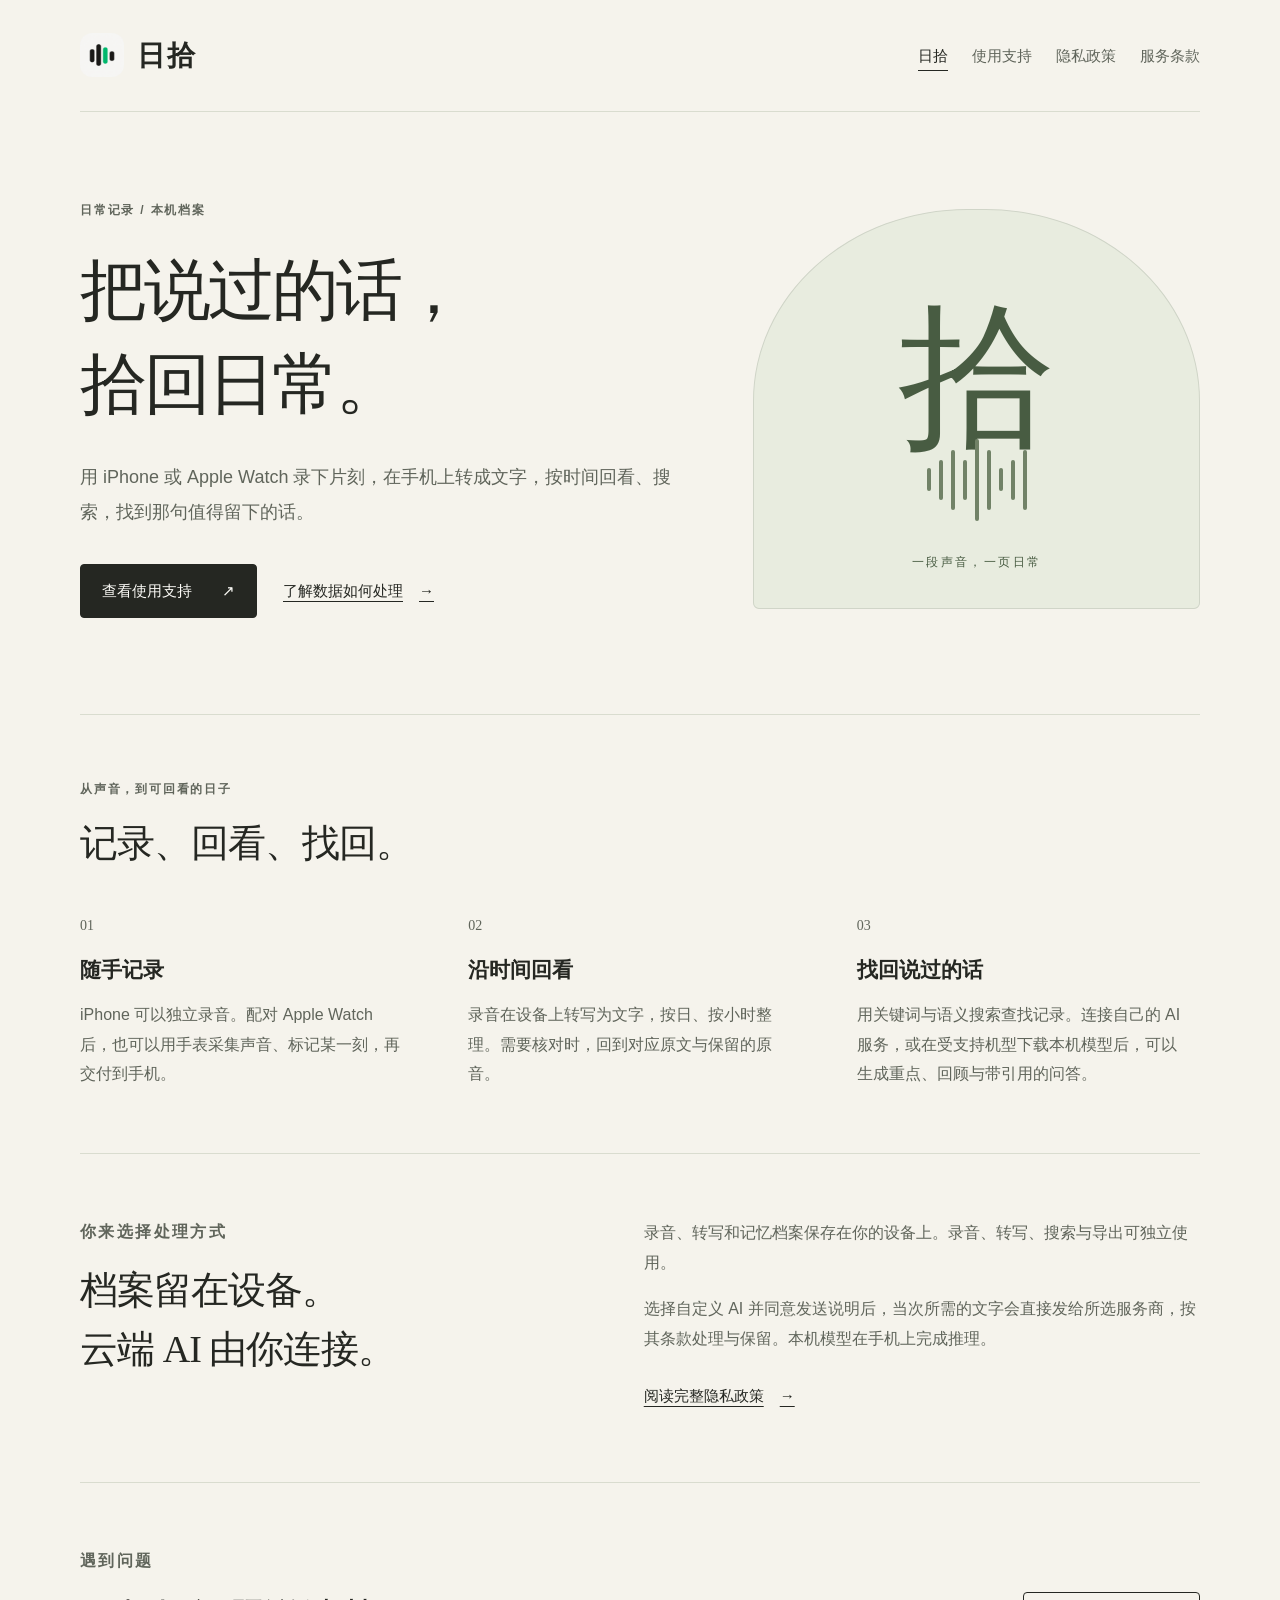
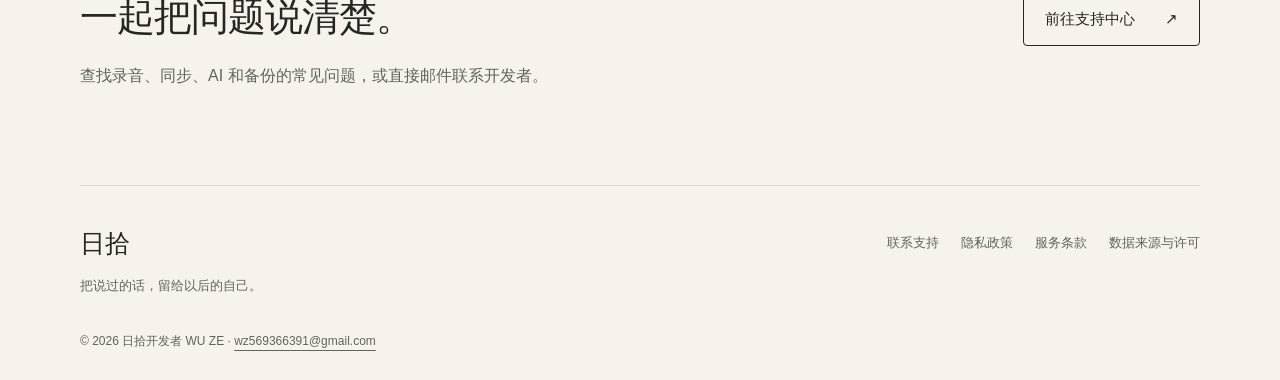
<file: index.html>
<!doctype html>
<html lang="zh-Hans">
<head>
  <meta charset="utf-8">
  <meta name="viewport" content="width=device-width, initial-scale=1">
  <meta name="color-scheme" content="light">
  <meta name="description" content="日拾使用支持与隐私政策。用 iPhone 或可选 Apple Watch 记录声音，在手机上转写、回看与搜索。">
  <meta name="theme-color" content="#f5f3ec">
  <title>日常声音与记忆 · 日拾</title>
  <link rel="canonical" href="https://edward-ng-duke.github.io/riji-support/">
  <link rel="icon" href="AppIcon.png" type="image/png">
  <link rel="apple-touch-icon" href="AppIcon.png">
  <link rel="stylesheet" href="styles.css">
</head>
<body>
  <a class="skip-link" href="#main">跳到正文</a>
  <header class="site-header wrap">
    <a class="brand" href="index.html" aria-label="日拾首页"><img src="AppIcon.png" width="44" height="44" alt=""><span>日拾</span></a>
    <nav aria-label="主导航"><a href="index.html" aria-current="page">日拾</a><a href="support.html">使用支持</a><a href="privacy.html">隐私政策</a><a href="terms.html">服务条款</a></nav>
  </header>
  <main id="main" class="wrap" tabindex="-1">
    <section class="hero">
      <div class="hero-copy">
        <p class="eyebrow">日常记录 / 本机档案</p>
        <h1>把说过的话，<br>拾回日常。</h1>
        <p class="lead">用 iPhone 或 Apple Watch 录下片刻，在手机上转成文字，按时间回看、搜索，找到那句值得留下的话。</p>
        <div class="actions"><a class="button" href="support.html">查看使用支持 <span aria-hidden="true">↗</span></a><a class="text-link" href="privacy.html">了解数据如何处理 <span aria-hidden="true">→</span></a></div>
      </div>
      <div class="hero-mark" aria-hidden="true"><span class="mark-word">拾</span><div class="sound-bars"><i></i><i></i><i></i><i></i><i></i><i></i><i></i><i></i><i></i></div><span class="mark-note">一段声音，一页日常</span></div>
    </section>
    <section class="section" aria-labelledby="daily-title">
      <div class="section-heading"><p class="eyebrow">从声音，到可回看的日子</p><h2 id="daily-title">记录、回看、找回。</h2></div>
      <div class="feature-grid">
        <article><span class="number">01</span><h3>随手记录</h3><p>iPhone 可以独立录音。配对 Apple Watch 后，也可以用手表采集声音、标记某一刻，再交付到手机。</p></article>
        <article><span class="number">02</span><h3>沿时间回看</h3><p>录音在设备上转写为文字，按日、按小时整理。需要核对时，回到对应原文与保留的原音。</p></article>
        <article><span class="number">03</span><h3>找回说过的话</h3><p>用关键词与语义搜索查找记录。连接自己的 AI 服务，或在受支持机型下载本机模型后，可以生成重点、回顾与带引用的问答。</p></article>
      </div>
    </section>
    <section class="privacy-panel section" aria-labelledby="boundary-title">
      <div><p class="eyebrow">你来选择处理方式</p><h2 id="boundary-title">档案留在设备。<br>云端 AI 由你连接。</h2></div>
      <div><p>录音、转写和记忆档案保存在你的设备上。录音、转写、搜索与导出可独立使用。</p><p>选择自定义 AI 并同意发送说明后，当次所需的文字会直接发给所选服务商，按其条款处理与保留。本机模型在手机上完成推理。</p><a class="text-link" href="privacy.html">阅读完整隐私政策 <span aria-hidden="true">→</span></a></div>
    </section>
    <section class="support-strip section" aria-labelledby="contact-title"><div><p class="eyebrow">遇到问题</p><h2 id="contact-title">一起把问题说清楚。</h2><p>查找录音、同步、AI 和备份的常见问题，或直接邮件联系开发者。</p></div><a class="button button-outline" href="support.html">前往支持中心 <span aria-hidden="true">↗</span></a></section>
  </main>
  <footer class="site-footer wrap">
    <div><span class="footer-brand">日拾</span><p>把说过的话，留给以后的自己。</p></div>
    <div class="footer-links"><a href="support.html">联系支持</a><a href="privacy.html">隐私政策</a><a href="terms.html">服务条款</a><a href="data/">数据来源与许可</a></div>
    <p class="copyright">© 2026 日拾开发者 WU ZE · <a href="mailto:wz569366391@gmail.com">wz569366391@gmail.com</a></p>
  </footer>
</body>
</html>
</file>
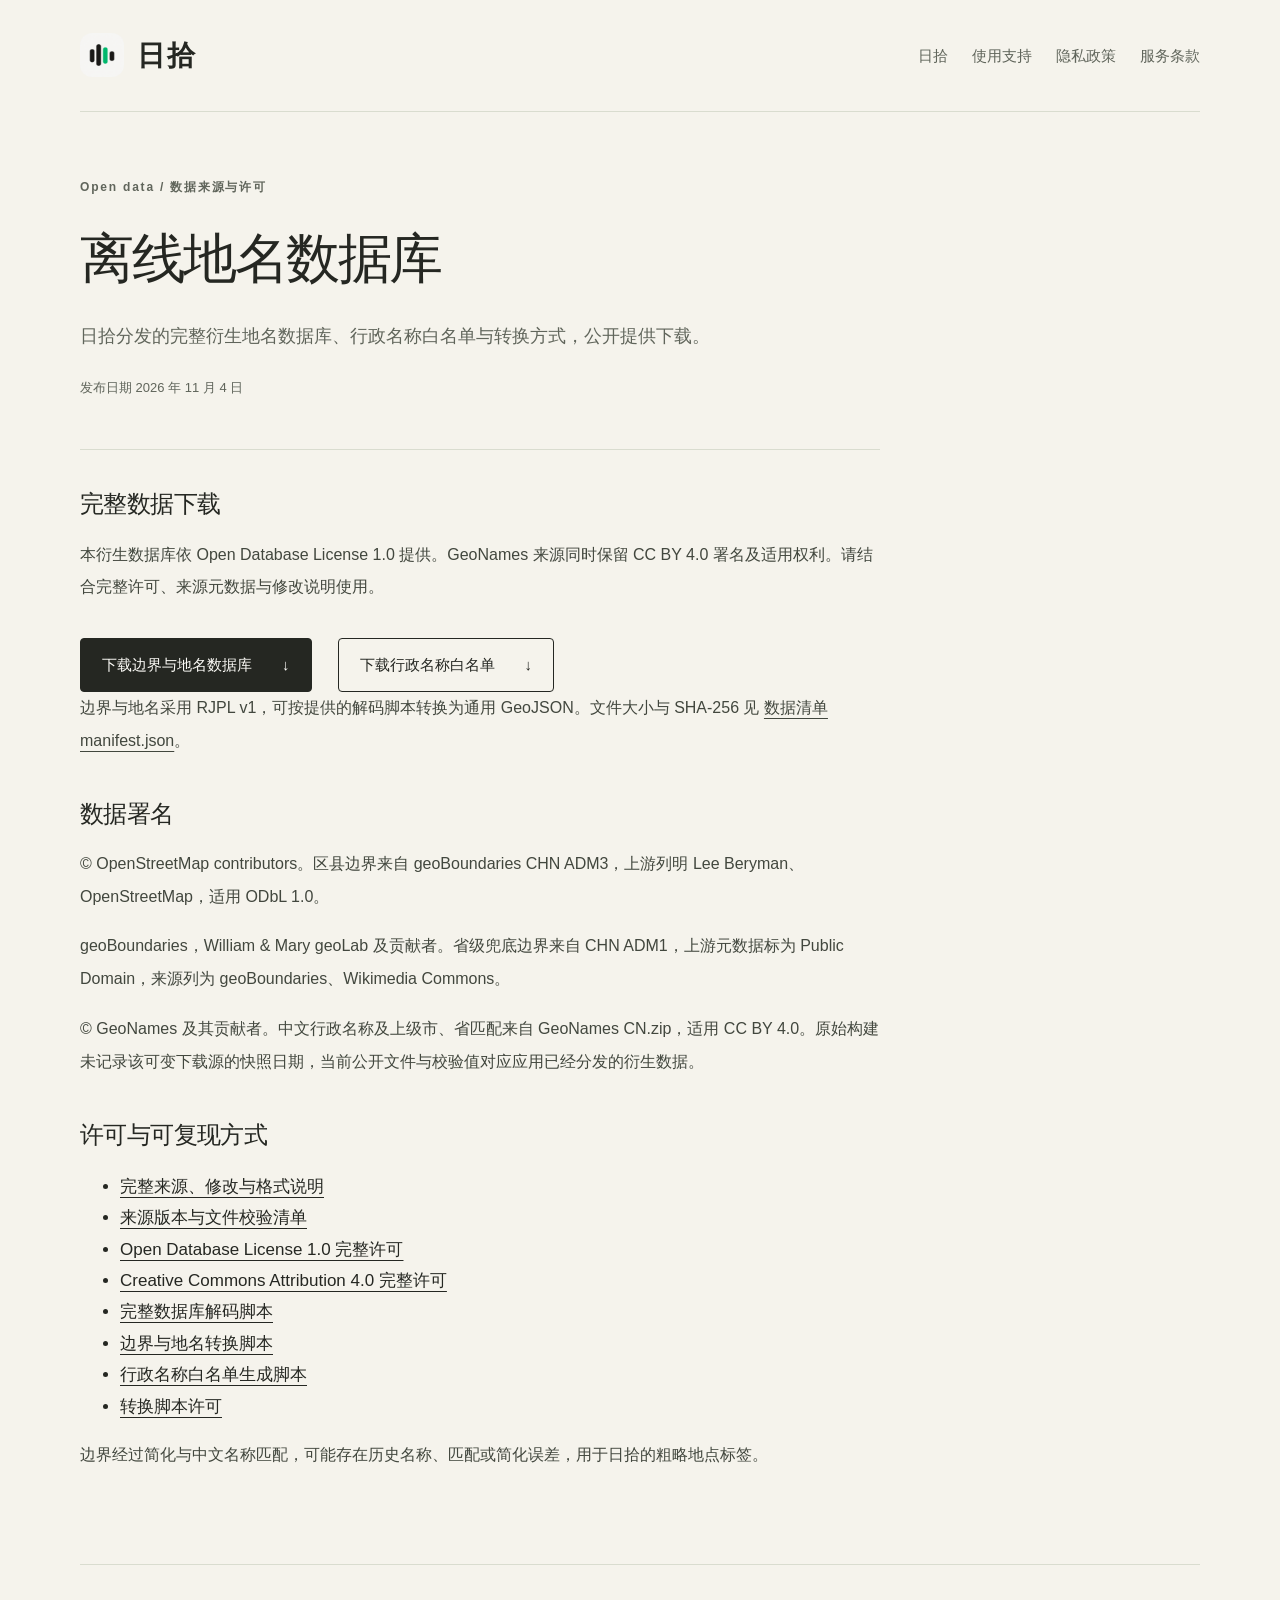
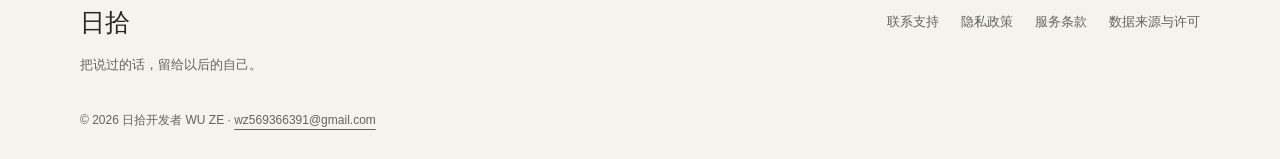
<file: data/index.html>
<!doctype html>
<html lang="zh-Hans">
<head>
  <meta charset="utf-8">
  <meta name="viewport" content="width=device-width, initial-scale=1">
  <meta name="color-scheme" content="light">
  <meta name="description" content="日拾完整离线地名衍生数据库、行政名称白名单、来源、许可与转换脚本。">
  <meta name="theme-color" content="#f5f3ec">
  <title>数据来源与许可 · 日拾</title>
  <link rel="canonical" href="https://edward-ng-duke.github.io/riji-support/data/">
  <link rel="icon" href="../AppIcon.png" type="image/png">
  <link rel="apple-touch-icon" href="../AppIcon.png">
  <link rel="stylesheet" href="../styles.css">
</head>
<body>
  <a class="skip-link" href="#main">跳到正文</a>
  <header class="site-header wrap">
    <a class="brand" href="../index.html" aria-label="日拾首页"><img src="../AppIcon.png" width="44" height="44" alt=""><span>日拾</span></a>
    <nav aria-label="主导航"><a href="../index.html">日拾</a><a href="../support.html">使用支持</a><a href="../privacy.html">隐私政策</a><a href="../terms.html">服务条款</a></nav>
  </header>
  <main id="main" class="wrap" tabindex="-1">
    <header class="page-intro"><p class="eyebrow">Open data / 数据来源与许可</p><h1>离线地名数据库</h1><p class="lead">日拾分发的完整衍生地名数据库、行政名称白名单与转换方式，公开提供下载。</p><p class="date">发布日期 2026 年 11 月 4 日</p></header>
    <article class="prose narrow">
      <section><h2>完整数据下载</h2><p>本衍生数据库依 Open Database License 1.0 提供。GeoNames 来源同时保留 CC BY 4.0 署名及适用权利。请结合完整许可、来源元数据与修改说明使用。</p><div class="actions"><a class="button" href="places-cn.bin" download>下载边界与地名数据库 <span aria-hidden="true">↓</span></a><a class="button button-outline" href="administrative-places.json" download>下载行政名称白名单 <span aria-hidden="true">↓</span></a></div><p>边界与地名采用 RJPL v1，可按提供的解码脚本转换为通用 GeoJSON。文件大小与 SHA-256 见 <a href="manifest.json">数据清单 manifest.json</a>。</p></section>
      <section><h2>数据署名</h2><p>© OpenStreetMap contributors。区县边界来自 geoBoundaries CHN ADM3，上游列明 Lee Beryman、OpenStreetMap，适用 ODbL 1.0。</p><p>geoBoundaries，William &amp; Mary geoLab 及贡献者。省级兜底边界来自 CHN ADM1，上游元数据标为 Public Domain，来源列为 geoBoundaries、Wikimedia Commons。</p><p>© GeoNames 及其贡献者。中文行政名称及上级市、省匹配来自 GeoNames CN.zip，适用 CC BY 4.0。原始构建未记录该可变下载源的快照日期，当前公开文件与校验值对应应用已经分发的衍生数据。</p></section>
      <section><h2>许可与可复现方式</h2><ul><li><a href="README.md">完整来源、修改与格式说明</a></li><li><a href="manifest.json">来源版本与文件校验清单</a></li><li><a href="licenses/ODbL-1.0.html">Open Database License 1.0 完整许可</a></li><li><a href="licenses/CC-BY-4.0.txt">Creative Commons Attribution 4.0 完整许可</a></li><li><a href="scripts/decode_places.py" download>完整数据库解码脚本</a></li><li><a href="scripts/build_places.py" download>边界与地名转换脚本</a></li><li><a href="scripts/build_ai_place_names.py" download>行政名称白名单生成脚本</a></li><li><a href="scripts/LICENSE">转换脚本许可</a></li></ul><p>边界经过简化与中文名称匹配，可能存在历史名称、匹配或简化误差，用于日拾的粗略地点标签。</p></section>
    </article>
  </main>
  <footer class="site-footer wrap">
    <div><span class="footer-brand">日拾</span><p>把说过的话，留给以后的自己。</p></div>
    <div class="footer-links"><a href="../support.html">联系支持</a><a href="../privacy.html">隐私政策</a><a href="../terms.html">服务条款</a><a href="./" aria-current="page">数据来源与许可</a></div>
    <p class="copyright">© 2026 日拾开发者 WU ZE · <a href="mailto:wz569366391@gmail.com">wz569366391@gmail.com</a></p>
  </footer>
</body>
</html>
</file>
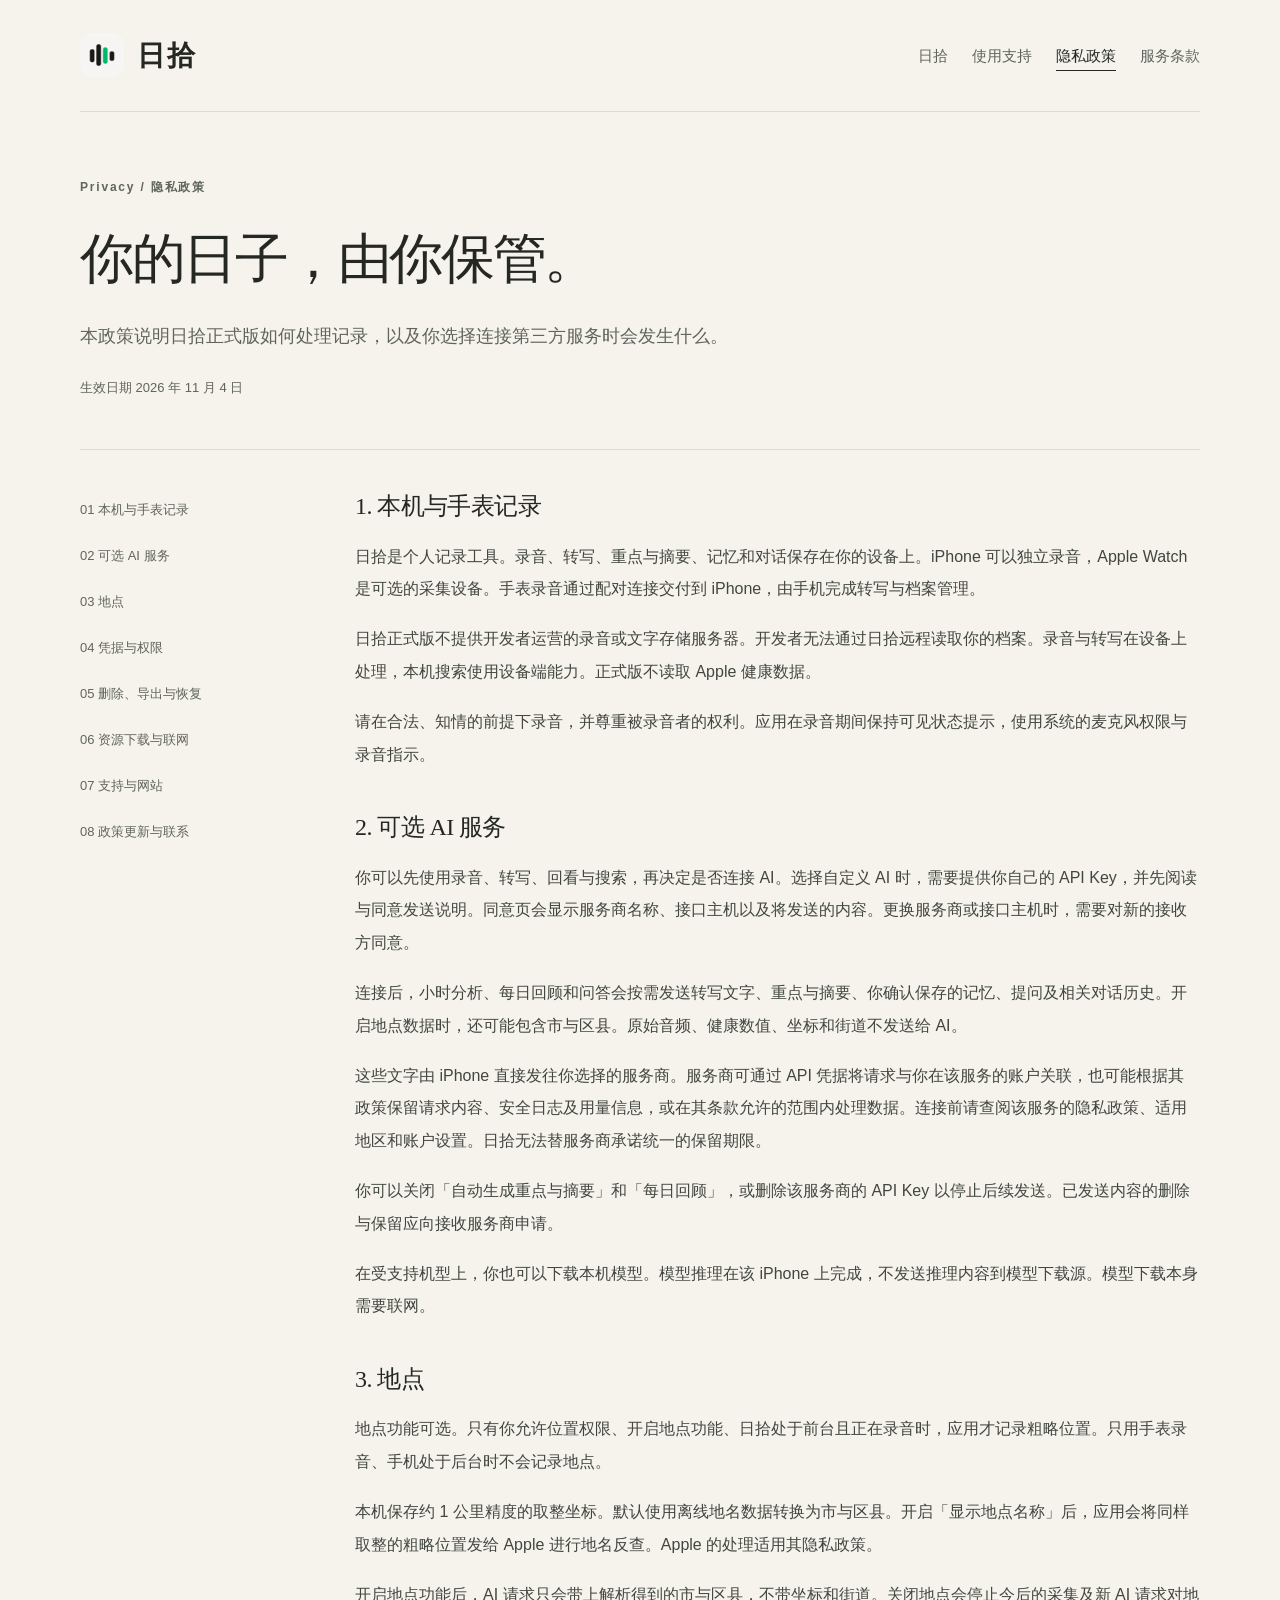
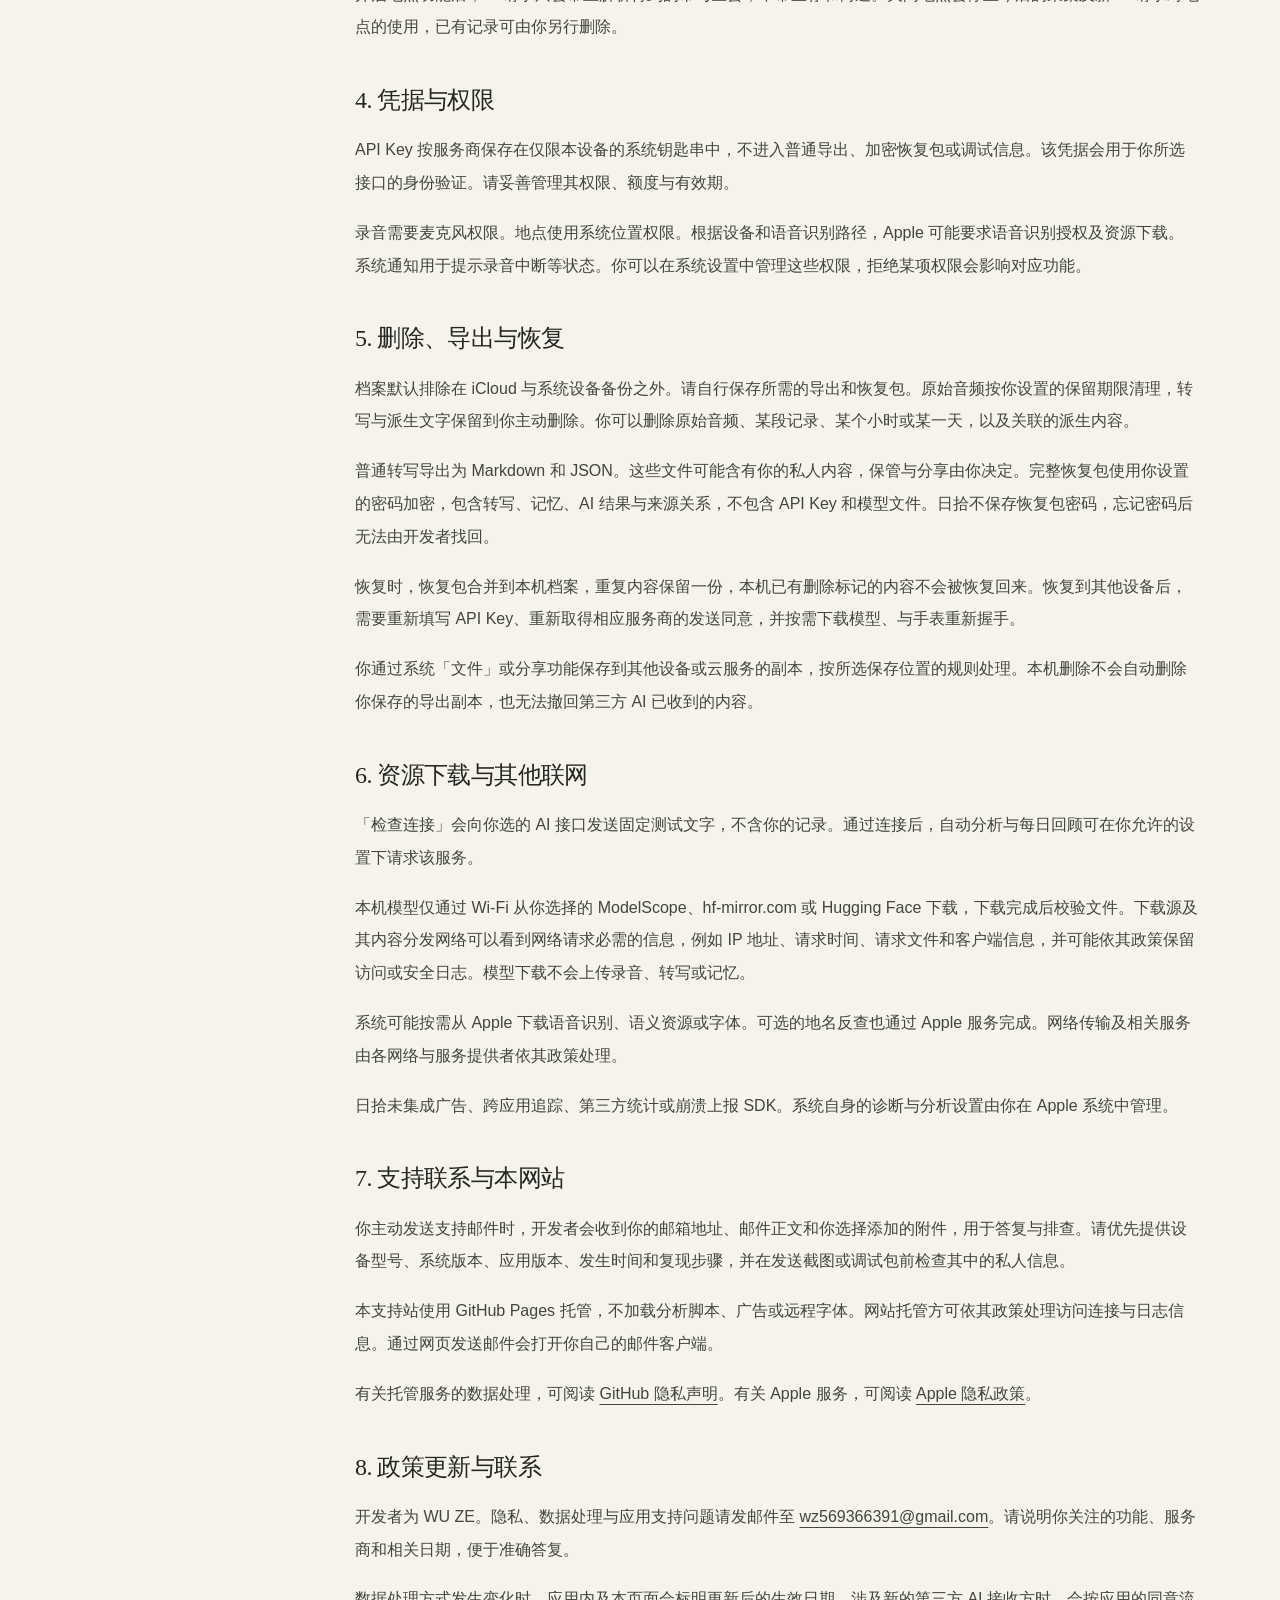
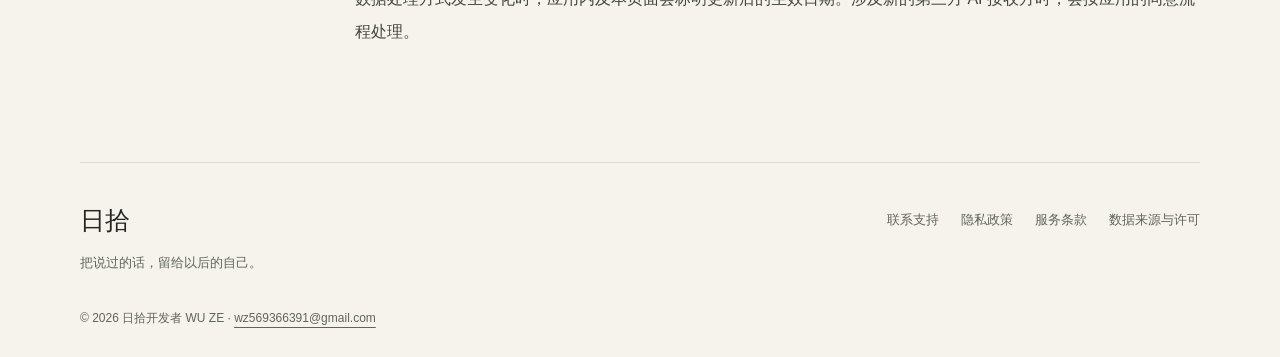
<file: privacy.html>
<!doctype html>
<html lang="zh-Hans">
<head>
  <meta charset="utf-8">
  <meta name="viewport" content="width=device-width, initial-scale=1">
  <meta name="color-scheme" content="light">
  <meta name="description" content="了解日拾的设备端记录、可选第三方 AI、地点、凭据、删除、备份与资源下载。">
  <meta name="theme-color" content="#f5f3ec">
  <title>隐私政策 · 日拾</title>
  <link rel="canonical" href="https://edward-ng-duke.github.io/riji-support/privacy.html">
  <link rel="icon" href="AppIcon.png" type="image/png">
  <link rel="apple-touch-icon" href="AppIcon.png">
  <link rel="stylesheet" href="styles.css">
</head>
<body>
  <a class="skip-link" href="#main">跳到正文</a>
  <header class="site-header wrap">
    <a class="brand" href="index.html" aria-label="日拾首页"><img src="AppIcon.png" width="44" height="44" alt=""><span>日拾</span></a>
    <nav aria-label="主导航"><a href="index.html">日拾</a><a href="support.html">使用支持</a><a href="privacy.html" aria-current="page">隐私政策</a><a href="terms.html">服务条款</a></nav>
  </header>
  <main id="main" class="wrap" tabindex="-1">
    <header class="page-intro"><p class="eyebrow">Privacy / 隐私政策</p><h1>你的日子，由你保管。</h1><p class="lead">本政策说明日拾正式版如何处理记录，以及你选择连接第三方服务时会发生什么。</p><p class="date">生效日期 2026 年 11 月 4 日</p></header>
    <div class="document-layout">
      <nav class="toc" aria-label="隐私政策目录"><a href="#local">01 本机与手表记录</a><a href="#ai">02 可选 AI 服务</a><a href="#location">03 地点</a><a href="#credentials">04 凭据与权限</a><a href="#deletion">05 删除、导出与恢复</a><a href="#network">06 资源下载与联网</a><a href="#support">07 支持与网站</a><a href="#updates">08 政策更新与联系</a></nav>
      <article class="prose">
        <section id="local"><h2>1. 本机与手表记录</h2><p>日拾是个人记录工具。录音、转写、重点与摘要、记忆和对话保存在你的设备上。iPhone 可以独立录音，Apple Watch 是可选的采集设备。手表录音通过配对连接交付到 iPhone，由手机完成转写与档案管理。</p><p>日拾正式版不提供开发者运营的录音或文字存储服务器。开发者无法通过日拾远程读取你的档案。录音与转写在设备上处理，本机搜索使用设备端能力。正式版不读取 Apple 健康数据。</p><p>请在合法、知情的前提下录音，并尊重被录音者的权利。应用在录音期间保持可见状态提示，使用系统的麦克风权限与录音指示。</p></section>
        <section id="ai"><h2>2. 可选 AI 服务</h2><p>你可以先使用录音、转写、回看与搜索，再决定是否连接 AI。选择自定义 AI 时，需要提供你自己的 API Key，并先阅读与同意发送说明。同意页会显示服务商名称、接口主机以及将发送的内容。更换服务商或接口主机时，需要对新的接收方同意。</p><p>连接后，小时分析、每日回顾和问答会按需发送转写文字、重点与摘要、你确认保存的记忆、提问及相关对话历史。开启地点数据时，还可能包含市与区县。原始音频、健康数值、坐标和街道不发送给 AI。</p><p>这些文字由 iPhone 直接发往你选择的服务商。服务商可通过 API 凭据将请求与你在该服务的账户关联，也可能根据其政策保留请求内容、安全日志及用量信息，或在其条款允许的范围内处理数据。连接前请查阅该服务的隐私政策、适用地区和账户设置。日拾无法替服务商承诺统一的保留期限。</p><p>你可以关闭「自动生成重点与摘要」和「每日回顾」，或删除该服务商的 API Key 以停止后续发送。已发送内容的删除与保留应向接收服务商申请。</p><p>在受支持机型上，你也可以下载本机模型。模型推理在该 iPhone 上完成，不发送推理内容到模型下载源。模型下载本身需要联网。</p></section>
        <section id="location"><h2>3. 地点</h2><p>地点功能可选。只有你允许位置权限、开启地点功能、日拾处于前台且正在录音时，应用才记录粗略位置。只用手表录音、手机处于后台时不会记录地点。</p><p>本机保存约 1 公里精度的取整坐标。默认使用离线地名数据转换为市与区县。开启「显示地点名称」后，应用会将同样取整的粗略位置发给 Apple 进行地名反查。Apple 的处理适用其隐私政策。</p><p>开启地点功能后，AI 请求只会带上解析得到的市与区县，不带坐标和街道。关闭地点会停止今后的采集及新 AI 请求对地点的使用，已有记录可由你另行删除。</p></section>
        <section id="credentials"><h2>4. 凭据与权限</h2><p>API Key 按服务商保存在仅限本设备的系统钥匙串中，不进入普通导出、加密恢复包或调试信息。该凭据会用于你所选接口的身份验证。请妥善管理其权限、额度与有效期。</p><p>录音需要麦克风权限。地点使用系统位置权限。根据设备和语音识别路径，Apple 可能要求语音识别授权及资源下载。系统通知用于提示录音中断等状态。你可以在系统设置中管理这些权限，拒绝某项权限会影响对应功能。</p></section>
        <section id="deletion"><h2>5. 删除、导出与恢复</h2><p>档案默认排除在 iCloud 与系统设备备份之外。请自行保存所需的导出和恢复包。原始音频按你设置的保留期限清理，转写与派生文字保留到你主动删除。你可以删除原始音频、某段记录、某个小时或某一天，以及关联的派生内容。</p><p>普通转写导出为 Markdown 和 JSON。这些文件可能含有你的私人内容，保管与分享由你决定。完整恢复包使用你设置的密码加密，包含转写、记忆、AI 结果与来源关系，不包含 API Key 和模型文件。日拾不保存恢复包密码，忘记密码后无法由开发者找回。</p><p>恢复时，恢复包合并到本机档案，重复内容保留一份，本机已有删除标记的内容不会被恢复回来。恢复到其他设备后，需要重新填写 API Key、重新取得相应服务商的发送同意，并按需下载模型、与手表重新握手。</p><p>你通过系统「文件」或分享功能保存到其他设备或云服务的副本，按所选保存位置的规则处理。本机删除不会自动删除你保存的导出副本，也无法撤回第三方 AI 已收到的内容。</p></section>
        <section id="network"><h2>6. 资源下载与其他联网</h2><p>「检查连接」会向你选的 AI 接口发送固定测试文字，不含你的记录。通过连接后，自动分析与每日回顾可在你允许的设置下请求该服务。</p><p>本机模型仅通过 Wi-Fi 从你选择的 ModelScope、hf-mirror.com 或 Hugging Face 下载，下载完成后校验文件。下载源及其内容分发网络可以看到网络请求必需的信息，例如 IP 地址、请求时间、请求文件和客户端信息，并可能依其政策保留访问或安全日志。模型下载不会上传录音、转写或记忆。</p><p>系统可能按需从 Apple 下载语音识别、语义资源或字体。可选的地名反查也通过 Apple 服务完成。网络传输及相关服务由各网络与服务提供者依其政策处理。</p><p>日拾未集成广告、跨应用追踪、第三方统计或崩溃上报 SDK。系统自身的诊断与分析设置由你在 Apple 系统中管理。</p></section>
        <section id="support"><h2>7. 支持联系与本网站</h2><p>你主动发送支持邮件时，开发者会收到你的邮箱地址、邮件正文和你选择添加的附件，用于答复与排查。请优先提供设备型号、系统版本、应用版本、发生时间和复现步骤，并在发送截图或调试包前检查其中的私人信息。</p><p>本支持站使用 GitHub Pages 托管，不加载分析脚本、广告或远程字体。网站托管方可依其政策处理访问连接与日志信息。通过网页发送邮件会打开你自己的邮件客户端。</p><p>有关托管服务的数据处理，可阅读 <a href="https://docs.github.com/en/site-policy/privacy-policies/github-general-privacy-statement">GitHub 隐私声明</a>。有关 Apple 服务，可阅读 <a href="https://www.apple.com/legal/privacy/">Apple 隐私政策</a>。</p></section>
        <section id="updates"><h2>8. 政策更新与联系</h2><p>开发者为 WU ZE。隐私、数据处理与应用支持问题请发邮件至 <a href="mailto:wz569366391@gmail.com">wz569366391@gmail.com</a>。请说明你关注的功能、服务商和相关日期，便于准确答复。</p><p>数据处理方式发生变化时，应用内及本页面会标明更新后的生效日期。涉及新的第三方 AI 接收方时，会按应用的同意流程处理。</p></section>
      </article>
    </div>
  </main>
  <footer class="site-footer wrap">
    <div><span class="footer-brand">日拾</span><p>把说过的话，留给以后的自己。</p></div>
    <div class="footer-links"><a href="support.html">联系支持</a><a href="privacy.html">隐私政策</a><a href="terms.html">服务条款</a><a href="data/">数据来源与许可</a></div>
    <p class="copyright">© 2026 日拾开发者 WU ZE · <a href="mailto:wz569366391@gmail.com">wz569366391@gmail.com</a></p>
  </footer>
</body>
</html>
</file>
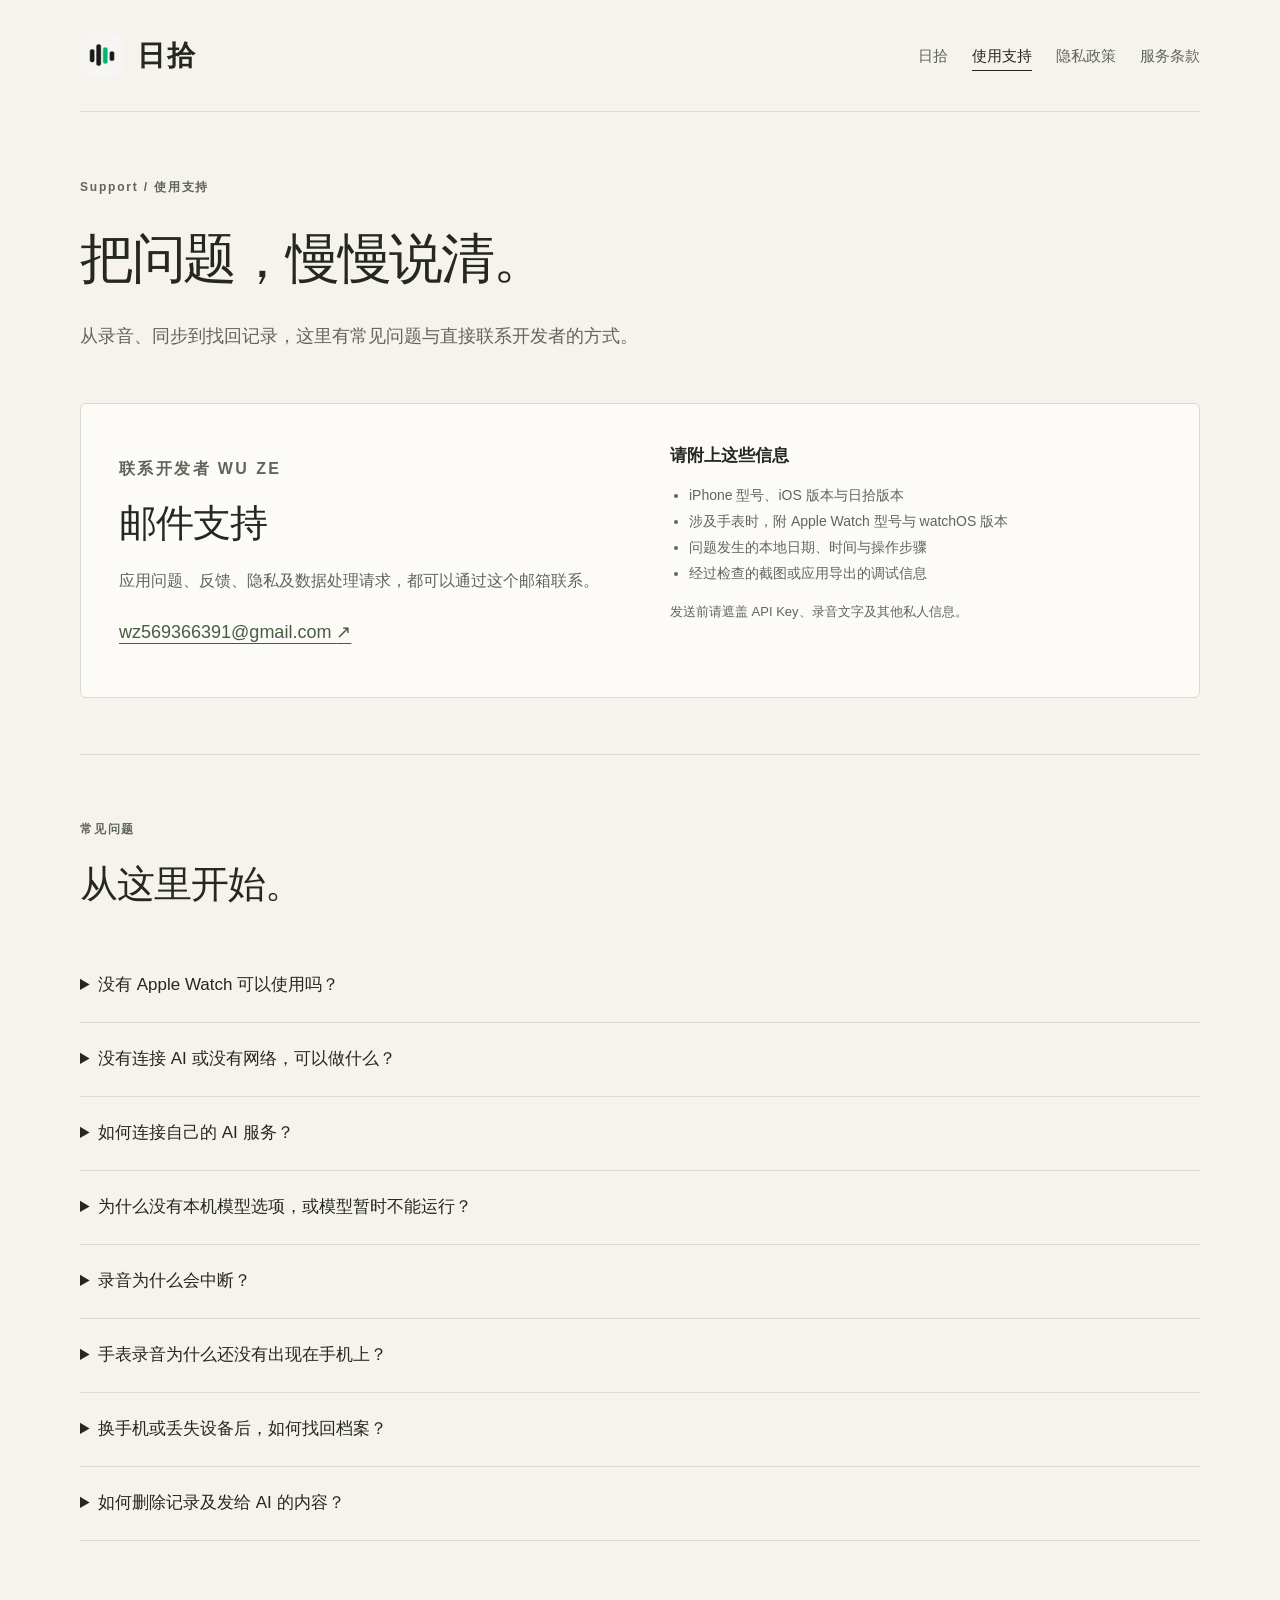
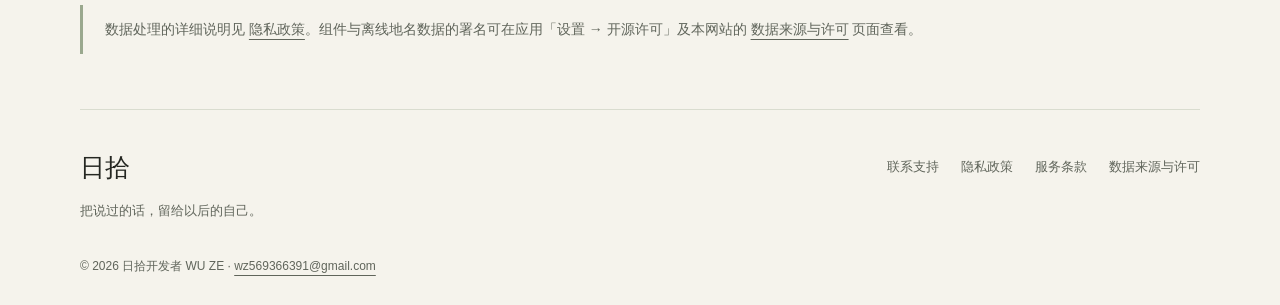
<file: support.html>
<!doctype html>
<html lang="zh-Hans">
<head>
  <meta charset="utf-8">
  <meta name="viewport" content="width=device-width, initial-scale=1">
  <meta name="color-scheme" content="light">
  <meta name="description" content="日拾官方支持联系方式，以及录音、Apple Watch 同步、AI、备份与删除的常见问题。">
  <meta name="theme-color" content="#f5f3ec">
  <title>使用支持 · 日拾</title>
  <link rel="canonical" href="https://edward-ng-duke.github.io/riji-support/support.html">
  <link rel="icon" href="AppIcon.png" type="image/png">
  <link rel="apple-touch-icon" href="AppIcon.png">
  <link rel="stylesheet" href="styles.css">
</head>
<body>
  <a class="skip-link" href="#main">跳到正文</a>
  <header class="site-header wrap">
    <a class="brand" href="index.html" aria-label="日拾首页"><img src="AppIcon.png" width="44" height="44" alt=""><span>日拾</span></a>
    <nav aria-label="主导航"><a href="index.html">日拾</a><a href="support.html" aria-current="page">使用支持</a><a href="privacy.html">隐私政策</a><a href="terms.html">服务条款</a></nav>
  </header>
  <main id="main" class="wrap" tabindex="-1">
    <header class="page-intro"><p class="eyebrow">Support / 使用支持</p><h1>把问题，慢慢说清。</h1><p class="lead">从录音、同步到找回记录，这里有常见问题与直接联系开发者的方式。</p></header>
    <section class="contact-card" aria-labelledby="email-title"><div><p class="eyebrow">联系开发者 WU ZE</p><h2 id="email-title">邮件支持</h2><p>应用问题、反馈、隐私及数据处理请求，都可以通过这个邮箱联系。</p><a class="email-link" href="mailto:wz569366391@gmail.com">wz569366391@gmail.com <span aria-hidden="true">↗</span></a></div><div class="contact-guide"><h3>请附上这些信息</h3><ul><li>iPhone 型号、iOS 版本与日拾版本</li><li>涉及手表时，附 Apple Watch 型号与 watchOS 版本</li><li>问题发生的本地日期、时间与操作步骤</li><li>经过检查的截图或应用导出的调试信息</li></ul><p>发送前请遮盖 API Key、录音文字及其他私人信息。</p></div></section>
    <section class="section faq" aria-labelledby="faq-title"><div class="section-heading"><p class="eyebrow">常见问题</p><h2 id="faq-title">从这里开始。</h2></div>
      <details><summary>没有 Apple Watch 可以使用吗？</summary><div><p>可以。iPhone 可以独立录音、转写、回看、搜索与导出。Apple Watch 提供可选的手表采集与标记功能，手表录音交付到配对的 iPhone 后处理。</p></div></details>
      <details><summary>没有连接 AI 或没有网络，可以做什么？</summary><div><p>录音、设备端转写、时间线浏览、保留原音的回放、关键词与语义搜索、导出可独立使用。部分系统资源首次使用时可能需要联网下载。</p><p>小时重点、每日回顾和 AI 问答需要你连接自己的 API 服务，或在受支持机型下载本机模型。你可以在首次引导中先不用 AI。</p></div></details>
      <details><summary>如何连接自己的 AI 服务？</summary><div><p>进入「设置 → AI 设置」，选择自定义 API 与服务商，填写你自己的 API Key，阅读发送说明并同意，再检查连接并保存。自定义接口还需要填写完整地址与模型名。</p><p>连接后，当次所需文字直接发送给你选择的服务商，其费用、数据保留和账户限制依该服务商规则执行。停止自动调用可关闭自动生成与每日回顾，停止后续发送可删除对应 API Key。</p></div></details>
      <details><summary>为什么没有本机模型选项，或模型暂时不能运行？</summary><div><p>本机模型受设备物理内存限制，目前面向 8GB 及以上机型。下载需要 Wi-Fi 和足够空间，请保持日拾在前台。低电量模式、过热或离开前台时，本机推理会暂停。</p><p>模型结果可能遗漏或出错。请回到转写与原音核对重要事实。</p></div></details>
      <details><summary>录音为什么会中断？</summary><div><p>来电、音频被其他应用占用、低电量、可用存储或系统调度都可能影响录音。日拾会标记录音中断与缺口。请检查麦克风权限、存储空间及录音页面提示，再开启新的录音。</p><p>应用不承诺连续 24 小时不中断录音。</p></div></details>
      <details><summary>手表录音为什么还没有出现在手机上？</summary><div><p>配对传输由系统安排，后台交付可能延迟。请让 iPhone 与 Apple Watch 保持正常连接，在两端打开日拾，查看手表同步状态，并使用页面上的同步或重试入口。</p><p>如需反馈，附两端状态与问题时间。请先保留仍在手表上的录音与排队记录。</p></div></details>
      <details><summary>换手机或丢失设备后，如何找回档案？</summary><div><p>档案默认排除在 iCloud 与系统设备备份之外。请提前在「设置 → 导出与备份」生成并保存加密恢复包，妥善保管密码。</p><p>在新设备上选择恢复包进行合并恢复，之后重新填写 API Key、下载所需模型，并与手表重新握手。开发者没有你的档案副本或恢复包密码。</p></div></details>
      <details><summary>如何删除记录及发给 AI 的内容？</summary><div><p>应用内可以删除音频、某段记录、某个小时或某一天及其派生内容，也可删除服务商 API Key。你另行保存的导出文件需在保存位置删除。</p><p>本机删除无法撤回第三方 AI 已收到的请求。如需删除服务商保存的数据，请按该服务的隐私政策提出请求。</p></div></details>
    </section>
    <aside class="note"><p>数据处理的详细说明见 <a href="privacy.html">隐私政策</a>。组件与离线地名数据的署名可在应用「设置 → 开源许可」及本网站的 <a href="data/">数据来源与许可</a> 页面查看。</p></aside>
  </main>
  <footer class="site-footer wrap">
    <div><span class="footer-brand">日拾</span><p>把说过的话，留给以后的自己。</p></div>
    <div class="footer-links"><a href="support.html">联系支持</a><a href="privacy.html">隐私政策</a><a href="terms.html">服务条款</a><a href="data/">数据来源与许可</a></div>
    <p class="copyright">© 2026 日拾开发者 WU ZE · <a href="mailto:wz569366391@gmail.com">wz569366391@gmail.com</a></p>
  </footer>
</body>
</html>
</file>
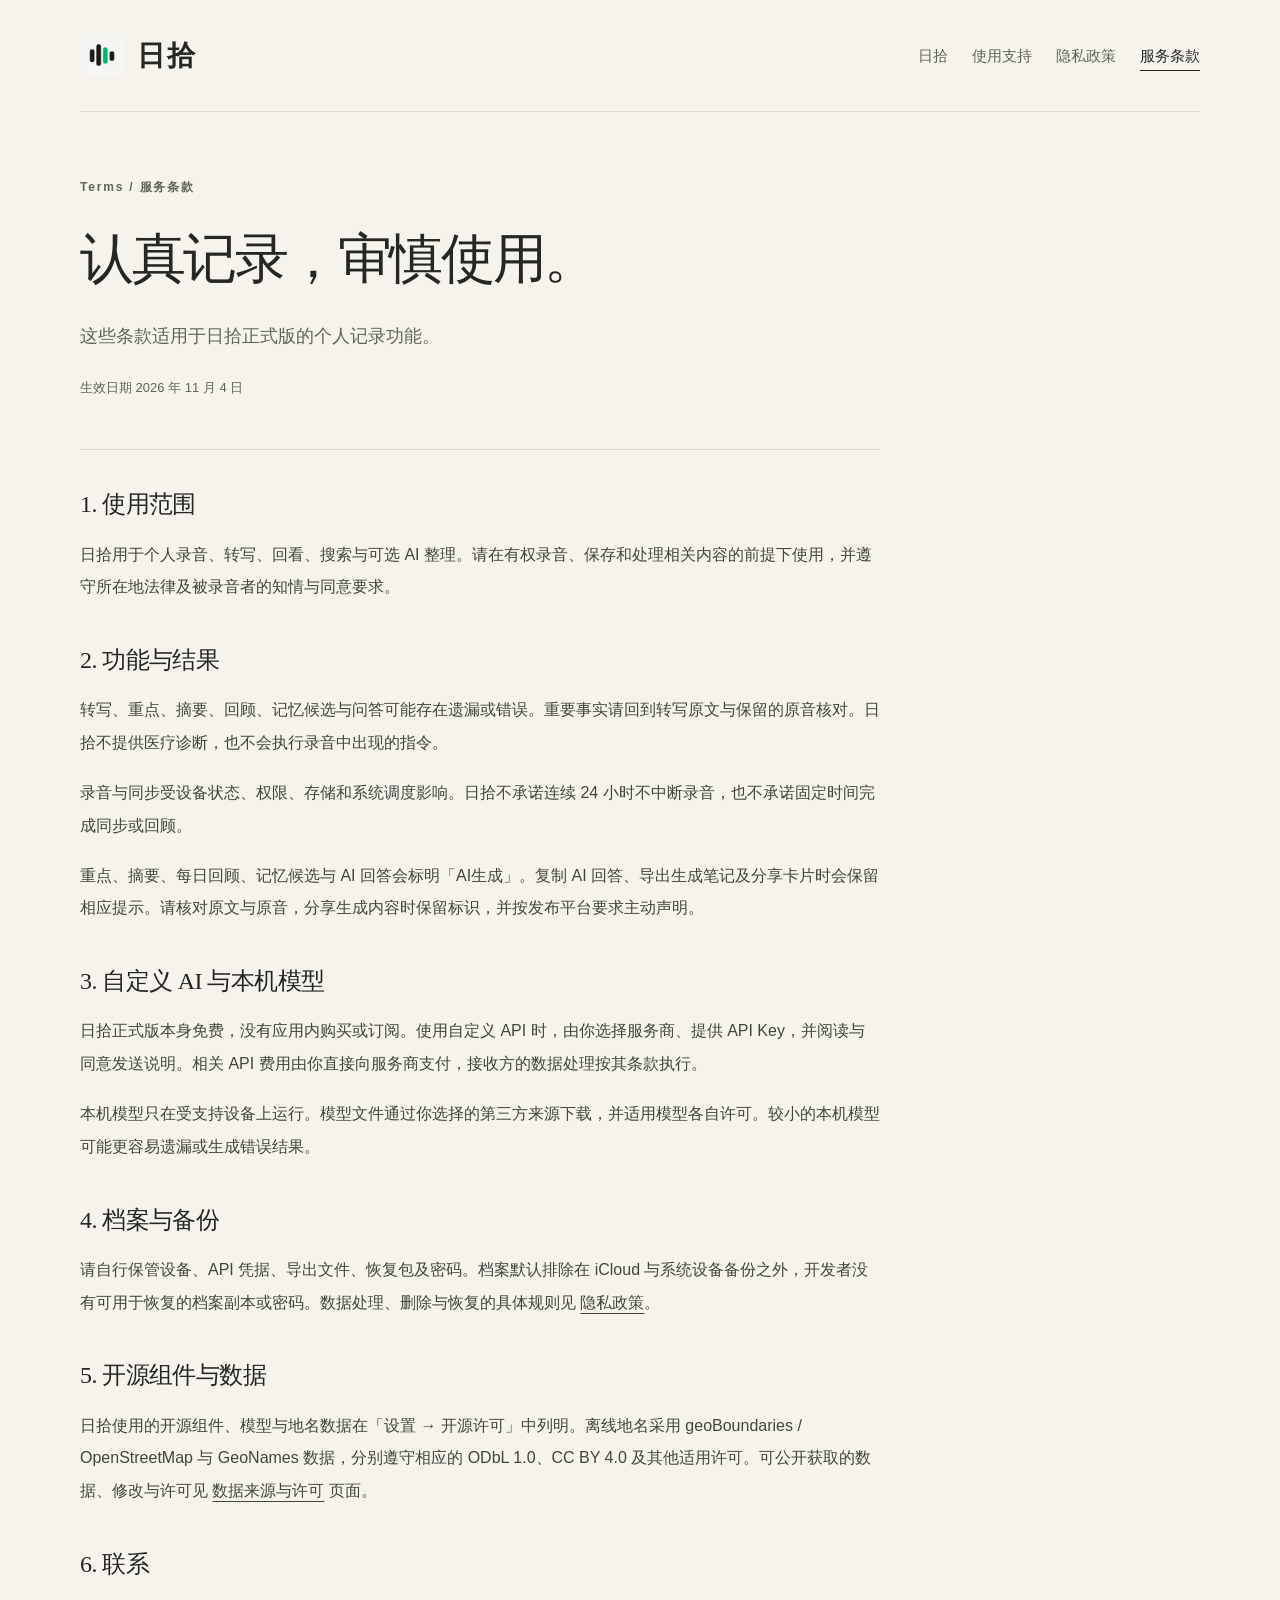
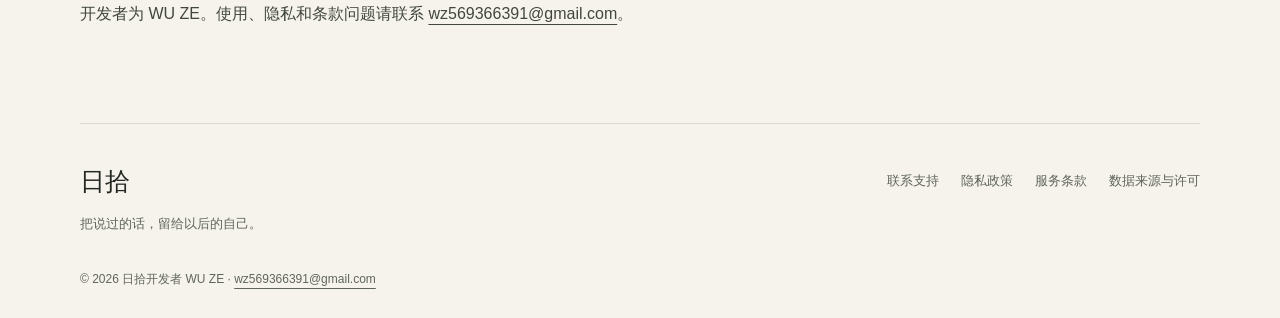
<file: terms.html>
<!doctype html>
<html lang="zh-Hans">
<head>
  <meta charset="utf-8">
  <meta name="viewport" content="width=device-width, initial-scale=1">
  <meta name="color-scheme" content="light">
  <meta name="description" content="日拾个人记录工具的使用范围、能力边界、自定义 AI、档案备份与开源许可。">
  <meta name="theme-color" content="#f5f3ec">
  <title>服务条款 · 日拾</title>
  <link rel="canonical" href="https://edward-ng-duke.github.io/riji-support/terms.html">
  <link rel="icon" href="AppIcon.png" type="image/png">
  <link rel="apple-touch-icon" href="AppIcon.png">
  <link rel="stylesheet" href="styles.css">
</head>
<body>
  <a class="skip-link" href="#main">跳到正文</a>
  <header class="site-header wrap">
    <a class="brand" href="index.html" aria-label="日拾首页"><img src="AppIcon.png" width="44" height="44" alt=""><span>日拾</span></a>
    <nav aria-label="主导航"><a href="index.html">日拾</a><a href="support.html">使用支持</a><a href="privacy.html">隐私政策</a><a href="terms.html" aria-current="page">服务条款</a></nav>
  </header>
  <main id="main" class="wrap" tabindex="-1">
    <header class="page-intro"><p class="eyebrow">Terms / 服务条款</p><h1>认真记录，审慎使用。</h1><p class="lead">这些条款适用于日拾正式版的个人记录功能。</p><p class="date">生效日期 2026 年 11 月 4 日</p></header>
    <article class="prose narrow">
      <section><h2>1. 使用范围</h2><p>日拾用于个人录音、转写、回看、搜索与可选 AI 整理。请在有权录音、保存和处理相关内容的前提下使用，并遵守所在地法律及被录音者的知情与同意要求。</p></section>
      <section><h2>2. 功能与结果</h2><p>转写、重点、摘要、回顾、记忆候选与问答可能存在遗漏或错误。重要事实请回到转写原文与保留的原音核对。日拾不提供医疗诊断，也不会执行录音中出现的指令。</p><p>录音与同步受设备状态、权限、存储和系统调度影响。日拾不承诺连续 24 小时不中断录音，也不承诺固定时间完成同步或回顾。</p><p>重点、摘要、每日回顾、记忆候选与 AI 回答会标明「AI生成」。复制 AI 回答、导出生成笔记及分享卡片时会保留相应提示。请核对原文与原音，分享生成内容时保留标识，并按发布平台要求主动声明。</p></section>
      <section><h2>3. 自定义 AI 与本机模型</h2><p>日拾正式版本身免费，没有应用内购买或订阅。使用自定义 API 时，由你选择服务商、提供 API Key，并阅读与同意发送说明。相关 API 费用由你直接向服务商支付，接收方的数据处理按其条款执行。</p><p>本机模型只在受支持设备上运行。模型文件通过你选择的第三方来源下载，并适用模型各自许可。较小的本机模型可能更容易遗漏或生成错误结果。</p></section>
      <section><h2>4. 档案与备份</h2><p>请自行保管设备、API 凭据、导出文件、恢复包及密码。档案默认排除在 iCloud 与系统设备备份之外，开发者没有可用于恢复的档案副本或密码。数据处理、删除与恢复的具体规则见 <a href="privacy.html">隐私政策</a>。</p></section>
      <section><h2>5. 开源组件与数据</h2><p>日拾使用的开源组件、模型与地名数据在「设置 → 开源许可」中列明。离线地名采用 geoBoundaries / OpenStreetMap 与 GeoNames 数据，分别遵守相应的 ODbL 1.0、CC BY 4.0 及其他适用许可。可公开获取的数据、修改与许可见 <a href="data/">数据来源与许可</a> 页面。</p></section>
      <section><h2>6. 联系</h2><p>开发者为 WU ZE。使用、隐私和条款问题请联系 <a href="mailto:wz569366391@gmail.com">wz569366391@gmail.com</a>。</p></section>
    </article>
  </main>
  <footer class="site-footer wrap">
    <div><span class="footer-brand">日拾</span><p>把说过的话，留给以后的自己。</p></div>
    <div class="footer-links"><a href="support.html">联系支持</a><a href="privacy.html">隐私政策</a><a href="terms.html">服务条款</a><a href="data/">数据来源与许可</a></div>
    <p class="copyright">© 2026 日拾开发者 WU ZE · <a href="mailto:wz569366391@gmail.com">wz569366391@gmail.com</a></p>
  </footer>
</body>
</html>
</file>
<file: styles.css>
@charset "UTF-8";
:root {
  --paper: #f5f3ec;
  --surface: #fcfbf7;
  --ink: #252722;
  --muted: #60655b;
  --line: #d9dccf;
  --accent: #485c42;
  --serif: "Songti SC", "Noto Serif CJK SC", "STSong", Georgia, serif;
  --sans: -apple-system, BlinkMacSystemFont, "PingFang SC", "Microsoft YaHei", sans-serif;
}
* { box-sizing: border-box; }
html { scroll-behavior: smooth; scroll-padding-top: 28px; }
body { margin: 0; background: var(--paper); color: var(--ink); font: 17px/1.85 var(--sans); -webkit-font-smoothing: antialiased; }
a { color: inherit; text-decoration-thickness: 1px; text-underline-offset: 5px; overflow-wrap: anywhere; }
a:hover { color: var(--accent); }
a:focus-visible, summary:focus-visible { outline: 3px solid var(--accent); outline-offset: 5px; border-radius: 3px; }
h1, h2, h3, p { margin: 0; }
h1, h2, .brand, .footer-brand { font-family: var(--serif); }
h1 { font-size: clamp(39px, 5.2vw, 70px); font-weight: 500; line-height: 1.42; letter-spacing: -.045em; }
h2 { font-size: clamp(29px, 3.2vw, 38px); font-weight: 500; line-height: 1.55; letter-spacing: -.025em; }
h3 { font-size: 21px; font-weight: 600; line-height: 1.65; }
p + p { margin-top: 17px; }
.wrap { width: min(1120px, calc(100% - 88px)); margin-inline: auto; }
.skip-link { position: fixed; z-index: 20; top: 12px; left: 12px; transform: translateY(-180%); background: var(--ink); color: white; padding: 10px 18px; }
.skip-link:focus { transform: translateY(0); }
.site-header { display: flex; align-items: center; justify-content: space-between; gap: 24px; min-height: 112px; border-bottom: 1px solid var(--line); }
.brand { display: inline-flex; align-items: center; gap: 13px; text-decoration: none; font-size: 28px; font-weight: 600; letter-spacing: .08em; }
.brand img { width: 44px; height: 44px; border-radius: 12px; }
.site-header nav { display: flex; flex-wrap: wrap; align-items: center; gap: 12px 24px; }
.site-header nav a { display: inline-flex; align-items: center; min-height: 44px; text-decoration: none; color: var(--muted); font-size: 15px; }
.site-header nav a[aria-current="page"] { color: var(--ink); text-decoration: underline; text-underline-offset: 9px; }
.hero { display: grid; grid-template-columns: 1.35fr 1fr; align-items: center; gap: 70px; padding: 88px 0 96px; }
.eyebrow { color: var(--muted); font-size: 12px; letter-spacing: .15em; font-weight: 600; line-height: 1.8; margin-bottom: 22px; }
.hero .lead { max-width: 600px; margin-top: 27px; }
.lead { color: var(--muted); font-size: 18px; line-height: 1.95; }
.actions { display: flex; flex-wrap: wrap; align-items: center; gap: 20px 26px; margin-top: 34px; }
.button { display: inline-flex; min-height: 52px; align-items: center; justify-content: space-between; gap: 30px; padding: 12px 21px; border: 1px solid var(--ink); border-radius: 4px; background: var(--ink); color: var(--surface); text-decoration: none; font-size: 15px; }
.button:hover { color: white; background: var(--accent); border-color: var(--accent); }
.button-outline { background: transparent; color: var(--ink); }
.text-link { display: inline-flex; align-items: center; min-height: 44px; gap: 16px; font-size: 15px; }
.hero-mark { display: flex; position: relative; min-height: 400px; align-items: center; justify-content: center; border-radius: 48% 48% 6px 6px; border: 1px solid #d0d5c8; background: #e8ecdf; overflow: hidden; }
.mark-word { align-self: flex-start; margin-top: 27px; font-family: var(--serif); font-size: 157px; line-height: 1.8; font-weight: 400; color: var(--accent); }
.mark-note { position: absolute; bottom: 35px; color: var(--accent); font-size: 12px; letter-spacing: .2em; }
.sound-bars { display: flex; align-items: center; justify-content: center; gap: 8px; position: absolute; bottom: 87px; }
.sound-bars i { display: block; width: 4px; height: 23px; border-radius: 3px; background: #718267; }
.sound-bars i:nth-child(2n) { height: 40px; }
.sound-bars i:nth-child(3n) { height: 60px; }
.sound-bars i:nth-child(5) { height: 82px; }
.section { padding: 64px 0; border-top: 1px solid var(--line); }
.section-heading { margin-bottom: 36px; }
.section-heading .eyebrow { margin-bottom: 14px; }
.feature-grid { display: grid; grid-template-columns: repeat(3, 1fr); gap: 45px; }
.feature-grid article { padding-right: 15px; }
.number { color: var(--muted); font: 14px/1.5 Georgia, serif; }
.feature-grid h3 { margin: 13px 0 12px; }
.feature-grid p, .support-strip p, .privacy-panel p { color: var(--muted); font-size: 16px; }
.privacy-panel { display: grid; grid-template-columns: 1fr 1.15fr; gap: 80px; }
.privacy-panel .eyebrow { margin-bottom: 14px; }
.privacy-panel .text-link { margin-top: 21px; }
.support-strip { display: flex; justify-content: space-between; align-items: center; gap: 38px; }
.support-strip .eyebrow { margin-bottom: 12px; }
.support-strip p:last-child { margin-top: 14px; }
.support-strip .button { flex-shrink: 0; }
.site-footer { border-top: 1px solid var(--line); display: grid; grid-template-columns: 1fr 1fr; gap: 25px; padding: 35px 0 28px; margin-top: 30px; font-size: 13px; color: var(--muted); }
.footer-brand { font-size: 25px; color: var(--ink); }
.site-footer p { margin-top: 7px; }
.footer-links { display: flex; flex-wrap: wrap; align-content: start; justify-content: end; gap: 0 22px; }
.footer-links a { display: inline-flex; align-items: center; min-height: 44px; text-decoration: none; }
.copyright { grid-column: 1 / -1; font-size: 12px; }
.page-intro { padding: 65px 0 49px; max-width: 850px; }
.page-intro h1 { font-size: clamp(36px, 4.5vw, 54px); }
.page-intro .lead { margin-top: 22px; }
.date { font-size: 13px; color: var(--muted); margin-top: 22px; }
.document-layout { display: grid; grid-template-columns: 225px minmax(0, 1fr); align-items: start; gap: 50px; border-top: 1px solid var(--line); padding: 38px 0 45px; }
.toc { position: sticky; top: 25px; display: grid; gap: 2px; }
.toc a { display: flex; align-items: center; min-height: 44px; color: var(--muted); font-size: 13px; text-decoration: none; }
.prose { min-width: 0; }
.prose section { margin-bottom: 38px; scroll-margin-top: 28px; }
.prose h2 { font-size: 24px; margin-bottom: 15px; }
.prose p { font-size: 16px; line-height: 2.05; color: #42473e; }
.narrow { max-width: 800px; padding: 36px 0 24px; border-top: 1px solid var(--line); }
.contact-card { display: grid; grid-template-columns: 1fr 1fr; gap: 60px; background: var(--surface); border: 1px solid var(--line); border-radius: 6px; padding: 38px; margin-bottom: 56px; }
.contact-card .eyebrow { margin-bottom: 10px; }
.contact-card p { color: var(--muted); font-size: 16px; margin-top: 13px; }
.email-link { display: inline-block; padding-block: 10px; margin-top: 10px; color: var(--accent); font-size: 18px; }
.contact-guide h3 { font-size: 17px; }
.contact-guide ul { padding-left: 19px; margin: 13px 0; font-size: 14px; color: var(--muted); }
.contact-guide p { font-size: 13px; }
.faq details { border-bottom: 1px solid var(--line); }
.faq summary { padding: 22px 36px 22px 0; cursor: pointer; font-weight: 500; line-height: 1.7; list-style-position: inside; }
.faq details > div { max-width: 850px; padding: 0 22px 25px 20px; color: #42473e; font-size: 16px; }
.note { border-left: 3px solid #9aa88e; padding: 12px 22px; margin: 0 0 55px; color: var(--muted); font-size: 14px; }
@media (max-width: 900px) {
  .wrap { width: min(100% - 48px, 760px); }
  .hero { gap: 35px; padding-block: 66px; }
  .hero-mark { min-height: 340px; }
  .mark-word { margin-top: 24px; font-size: 126px; }
  .feature-grid { gap: 25px; }
  .privacy-panel { gap: 35px; }
  .document-layout { grid-template-columns: 175px minmax(0, 1fr); gap: 26px; }
  .contact-card { gap: 30px; padding: 28px; }
}
@media (max-width: 640px) {
  .wrap { width: calc(100% - 40px); }
  .site-header { align-items: flex-start; flex-direction: column; gap: 5px; padding-top: 19px; padding-bottom: 12px; min-height: 0; }
  .brand { font-size: 25px; }
  .brand img { width: 38px; height: 38px; border-radius: 10px; }
  .site-header nav { gap: 0 22px; }
  .site-header nav a { font-size: 13px; }
  .hero { grid-template-columns: 1fr; gap: 32px; padding: 43px 0 50px; }
  .hero .lead { margin-top: 22px; }
  .hero-mark { min-height: 280px; border-radius: 46% 46% 5px 5px; }
  .mark-word { margin-top: 5px; font-size: 106px; }
  .sound-bars { bottom: 65px; gap: 7px; }
  .sound-bars i { transform: scaleY(.75); }
  .mark-note { bottom: 23px; }
  .lead { font-size: 17px; }
  .actions { margin-top: 24px; gap: 12px 22px; }
  .section { padding: 42px 0; }
  .feature-grid { grid-template-columns: 1fr; gap: 31px; }
  .feature-grid article { padding: 0; }
  .feature-grid h3 { margin-top: 8px; }
  .privacy-panel { grid-template-columns: 1fr; gap: 23px; }
  .support-strip { flex-direction: column; align-items: start; gap: 22px; }
  .site-footer { grid-template-columns: 1fr; gap: 15px; padding-top: 25px; }
  .footer-links { justify-content: start; gap: 0 20px; }
  .page-intro { padding: 40px 0 30px; }
  .page-intro .eyebrow { margin-bottom: 16px; }
  .document-layout { grid-template-columns: 1fr; gap: 28px; padding-top: 20px; }
  .toc { position: static; grid-template-columns: 1fr 1fr; gap: 0 10px; padding-bottom: 20px; border-bottom: 1px solid var(--line); }
  .toc a { font-size: 12px; }
  .prose h2 { font-size: 22px; }
  .prose p { font-size: 16px; }
  .contact-card { grid-template-columns: 1fr; gap: 25px; padding: 24px 22px; margin-bottom: 37px; }
  .email-link { font-size: 16px; }
  .faq summary { padding-right: 0; font-size: 16px; }
  .faq details > div { padding-right: 0; padding-left: 0; }
}
@media (prefers-reduced-motion: reduce) { html { scroll-behavior: auto; } }
@media print {
  body { background: white; font-size: 11pt; }
  .wrap { width: 100%; }
  .site-header, .site-footer, .toc, .skip-link { display: none; }
  .document-layout { display: block; border: 0; }
  .page-intro { padding-top: 0; }
  .prose section { break-inside: avoid; }
}
</file>
